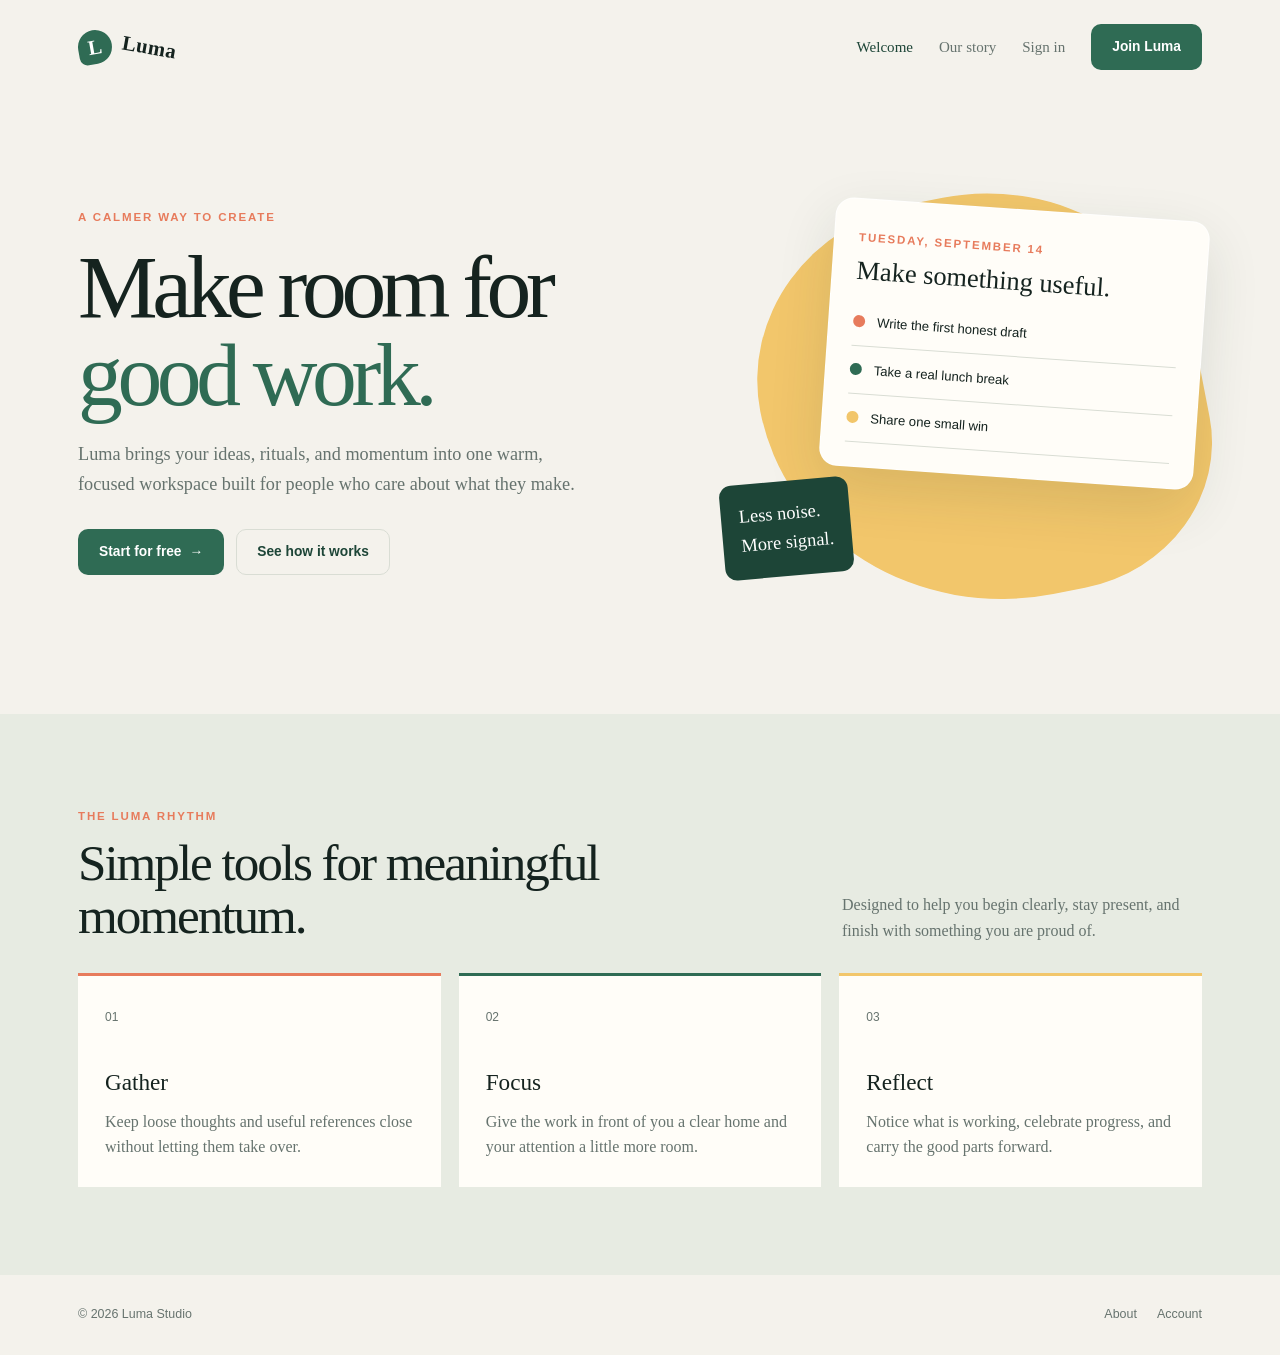
<file: index.html>
<!doctype html>
<html lang="en">
<head>
	<meta charset="utf-8">
	<meta name="viewport" content="width=device-width, initial-scale=1">
	<title>Luma | Make room for better work</title>
	<link rel="stylesheet" href="style.css">
</head>
<body>
	<header class="site-header">
		<a class="logo" href="index.html"><span class="logo-mark">L</span><span>Luma</span></a>
		<nav class="nav" aria-label="Main navigation">
			<a class="active" href="index.html">Welcome</a>
			<a href="about.html">Our story</a>
			<a href="signin.html">Sign in</a>
			<a class="button nav-button" href="signup.html">Join Luma</a>
		</nav>
	</header>
	<main>
		<section class="hero">
			<div>
				<span class="eyebrow">A calmer way to create</span>
				<h1>Make room for <em>good work.</em></h1>
				<p class="hero-copy">Luma brings your ideas, rituals, and momentum into one warm, focused workspace built for people who care about what they make.</p>
				<div class="actions"><a class="button" href="signup.html">Start for free <span aria-hidden="true">&#8594;</span></a><a class="button secondary" href="about.html">See how it works</a></div>
			</div>
			<div class="hero-art" aria-label="A sample Luma workspace">
				<div class="art-card"><span class="eyebrow">Tuesday, September 14</span><h3>Make something useful.</h3><div class="art-list"><div class="art-row"><span class="art-dot"></span>Write the first honest draft</div><div class="art-row"><span class="art-dot"></span>Take a real lunch break</div><div class="art-row"><span class="art-dot"></span>Share one small win</div></div></div>
				<div class="art-note">Less noise.<br>More signal.</div>
			</div>
		</section>
		<section class="band"><div class="band-inner"><div class="section-heading"><div><span class="eyebrow">The Luma rhythm</span><h2>Simple tools for meaningful momentum.</h2></div><p>Designed to help you begin clearly, stay present, and finish with something you are proud of.</p></div><div class="features"><article class="feature"><span class="feature-number">01</span><h3>Gather</h3><p>Keep loose thoughts and useful references close without letting them take over.</p></article><article class="feature"><span class="feature-number">02</span><h3>Focus</h3><p>Give the work in front of you a clear home and your attention a little more room.</p></article><article class="feature"><span class="feature-number">03</span><h3>Reflect</h3><p>Notice what is working, celebrate progress, and carry the good parts forward.</p></article></div></div></section>
	</main>
	<footer class="site-footer"><span>&copy; 2026 Luma Studio</span><span class="footer-links"><a href="about.html">About</a><a href="signin.html">Account</a></span></footer>
</body>
</html>
</file>
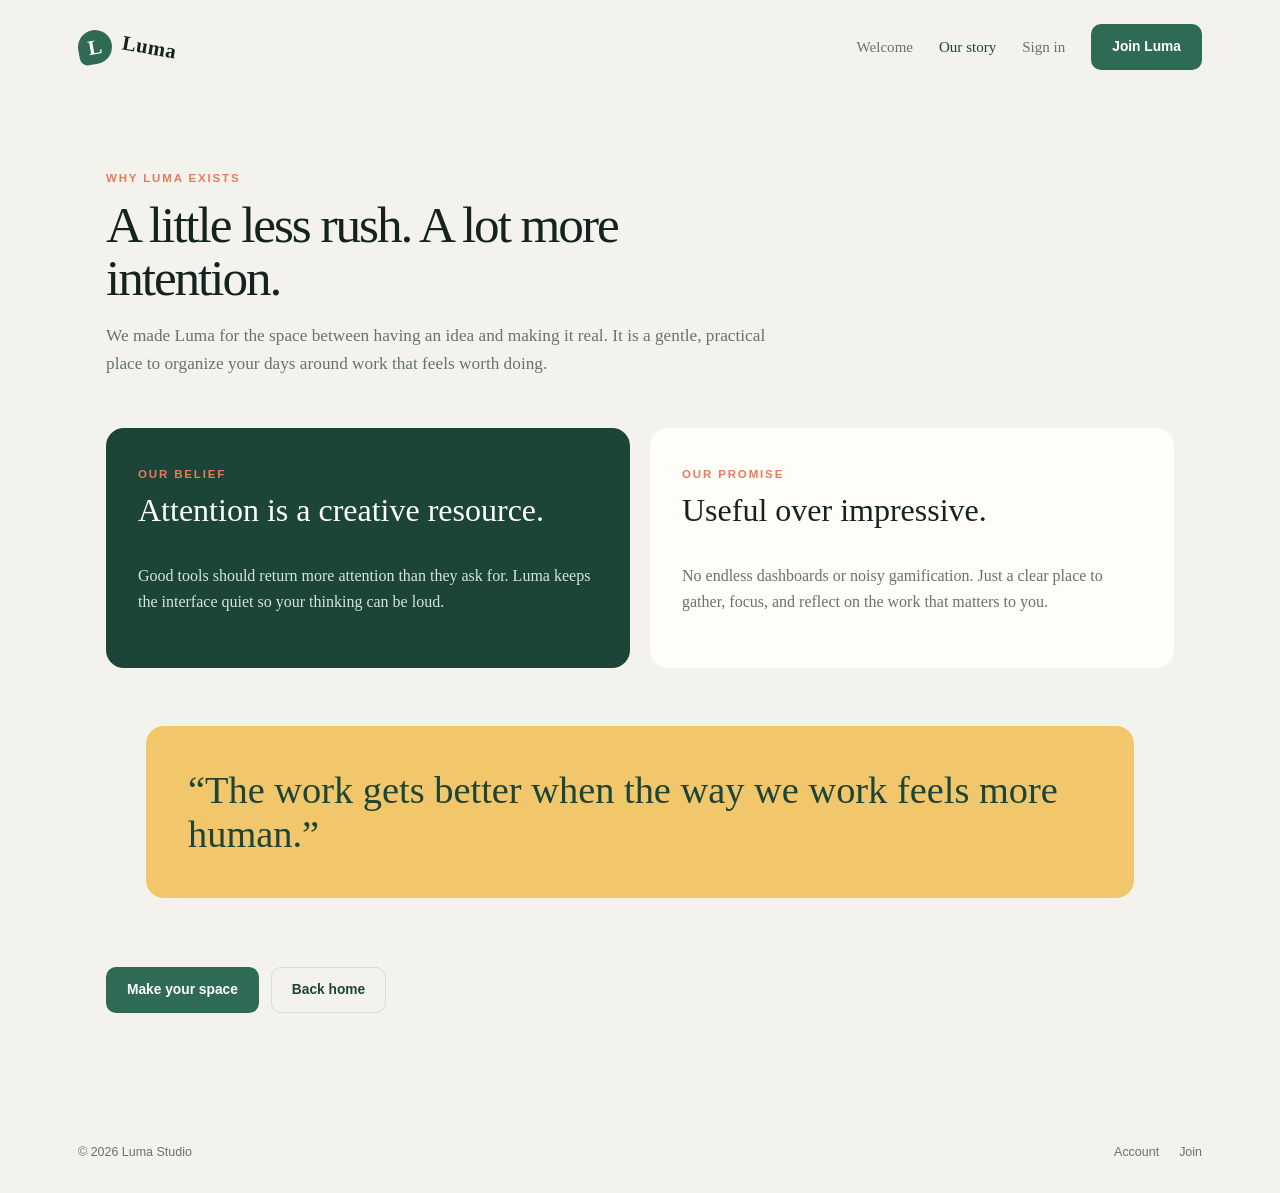
<file: about.html>
<!doctype html>
<html lang="en">
<head><meta charset="utf-8"><meta name="viewport" content="width=device-width, initial-scale=1"><title>Our story | Luma</title><link rel="stylesheet" href="style.css"></head>
<body>
	<header class="site-header"><a class="logo" href="index.html"><span class="logo-mark">L</span><span>Luma</span></a><nav class="nav" aria-label="Main navigation"><a href="index.html">Welcome</a><a class="active" href="about.html">Our story</a><a href="signin.html">Sign in</a><a class="button nav-button" href="signup.html">Join Luma</a></nav></header>
	<main class="page-shell"><div class="page-intro"><span class="eyebrow">Why Luma exists</span><h1 class="page-title">A little less rush. A lot more intention.</h1><p>We made Luma for the space between having an idea and making it real. It is a gentle, practical place to organize your days around work that feels worth doing.</p></div><div class="about-grid"><section class="about-panel green"><span class="eyebrow">Our belief</span><h2>Attention is a creative resource.</h2><p>Good tools should return more attention than they ask for. Luma keeps the interface quiet so your thinking can be loud.</p></section><section class="about-panel"><span class="eyebrow">Our promise</span><h2>Useful over impressive.</h2><p>No endless dashboards or noisy gamification. Just a clear place to gather, focus, and reflect on the work that matters to you.</p></section><blockquote class="quote">&ldquo;The work gets better when the way we work feels more human.&rdquo;</blockquote></div><div class="actions"><a class="button" href="signup.html">Make your space</a><a class="button secondary" href="index.html">Back home</a></div></main>
	<footer class="site-footer"><span>&copy; 2026 Luma Studio</span><span class="footer-links"><a href="signin.html">Account</a><a href="signup.html">Join</a></span></footer>
</body></html>
</file>
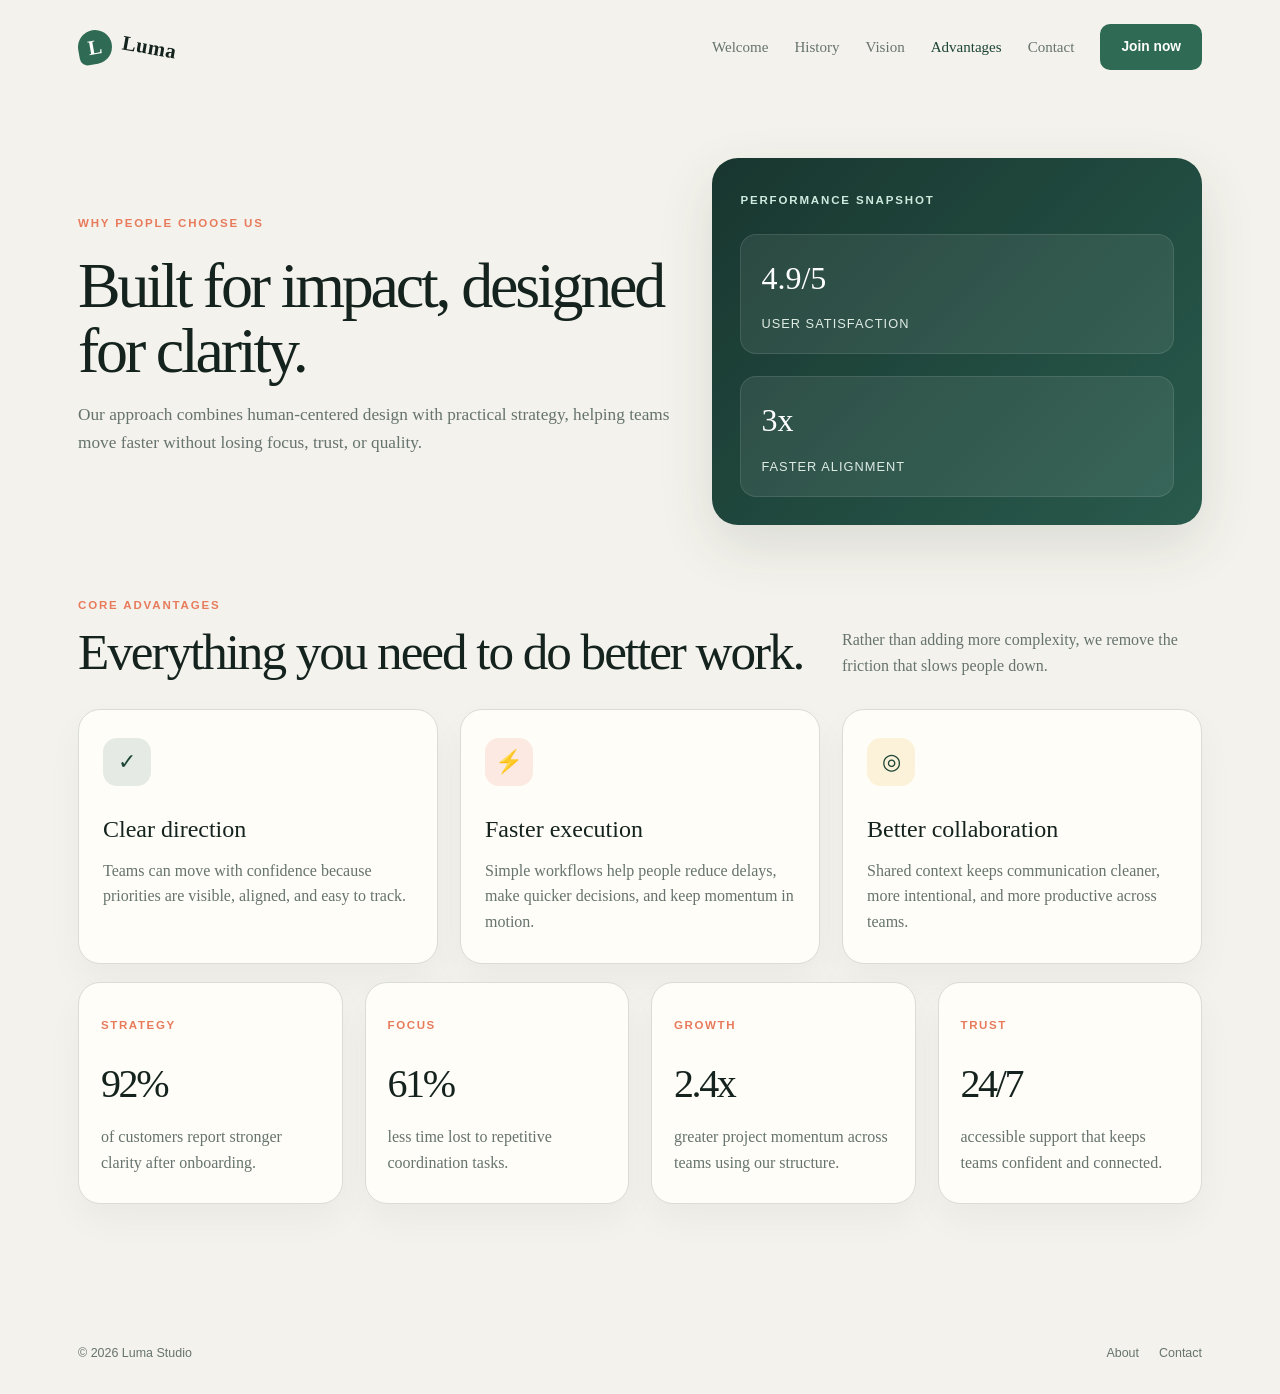
<file: advantag.html>
<!doctype html>
<html lang="en">
<head>
  <meta charset="utf-8">
  <meta name="viewport" content="width=device-width, initial-scale=1">
  <title>Advantages | Luma</title>
  <link rel="stylesheet" href="style.css">
</head>
<body>
  <header class="site-header">
    <a class="logo" href="index.html"><span class="logo-mark">L</span><span>Luma</span></a>
    <nav class="nav" aria-label="Main navigation">
      <a href="index.html">Welcome</a>
      <a href="history.html">History</a>
      <a href="vission.html">Vision</a>
      <a class="active" href="advantag.html">Advantages</a>
      <a href="contact.html">Contact</a>
      <a class="button nav-button" href="signup.html">Join now</a>
    </nav>
  </header>

  <main>
    <section class="page-hero">
      <div class="page-hero-copy">
        <span class="eyebrow">Why people choose us</span>
        <h1>Built for impact, designed for clarity.</h1>
        <p>Our approach combines human-centered design with practical strategy, helping teams move faster without losing focus, trust, or quality.</p>
      </div>
      <div class="page-hero-panel">
        <span class="eyebrow">Performance snapshot</span>
        <div class="panel-box">
          <strong>4.9/5</strong>
          <span>User satisfaction</span>
        </div>
        <div class="panel-box">
          <strong>3x</strong>
          <span>Faster alignment</span>
        </div>
      </div>
    </section>

    <section class="section-wrap">
      <div class="section-heading">
        <div>
          <span class="eyebrow">Core advantages</span>
          <h2>Everything you need to do better work.</h2>
        </div>
        <p>Rather than adding more complexity, we remove the friction that slows people down.</p>
      </div>

      <div class="advantage-grid">
        <article class="advantage-card">
          <div class="advantage-icon">✓</div>
          <h3>Clear direction</h3>
          <p>Teams can move with confidence because priorities are visible, aligned, and easy to track.</p>
        </article>
        <article class="advantage-card">
          <div class="advantage-icon">⚡</div>
          <h3>Faster execution</h3>
          <p>Simple workflows help people reduce delays, make quicker decisions, and keep momentum in motion.</p>
        </article>
        <article class="advantage-card">
          <div class="advantage-icon">◎</div>
          <h3>Better collaboration</h3>
          <p>Shared context keeps communication cleaner, more intentional, and more productive across teams.</p>
        </article>
      </div>

      <div class="content-block">
        <div class="stats-grid">
          <div class="stat-card">
            <span class="meta">Strategy</span>
            <strong>92%</strong>
            <p>of customers report stronger clarity after onboarding.</p>
          </div>
          <div class="stat-card">
            <span class="meta">Focus</span>
            <strong>61%</strong>
            <p>less time lost to repetitive coordination tasks.</p>
          </div>
          <div class="stat-card">
            <span class="meta">Growth</span>
            <strong>2.4x</strong>
            <p>greater project momentum across teams using our structure.</p>
          </div>
          <div class="stat-card">
            <span class="meta">Trust</span>
            <strong>24/7</strong>
            <p>accessible support that keeps teams confident and connected.</p>
          </div>
        </div>
      </div>
    </section>
  </main>

  <footer class="site-footer">
    <span>&copy; 2026 Luma Studio</span>
    <span class="footer-links"><a href="about.html">About</a><a href="contact.html">Contact</a></span>
  </footer>
</body>
</html>
</file>
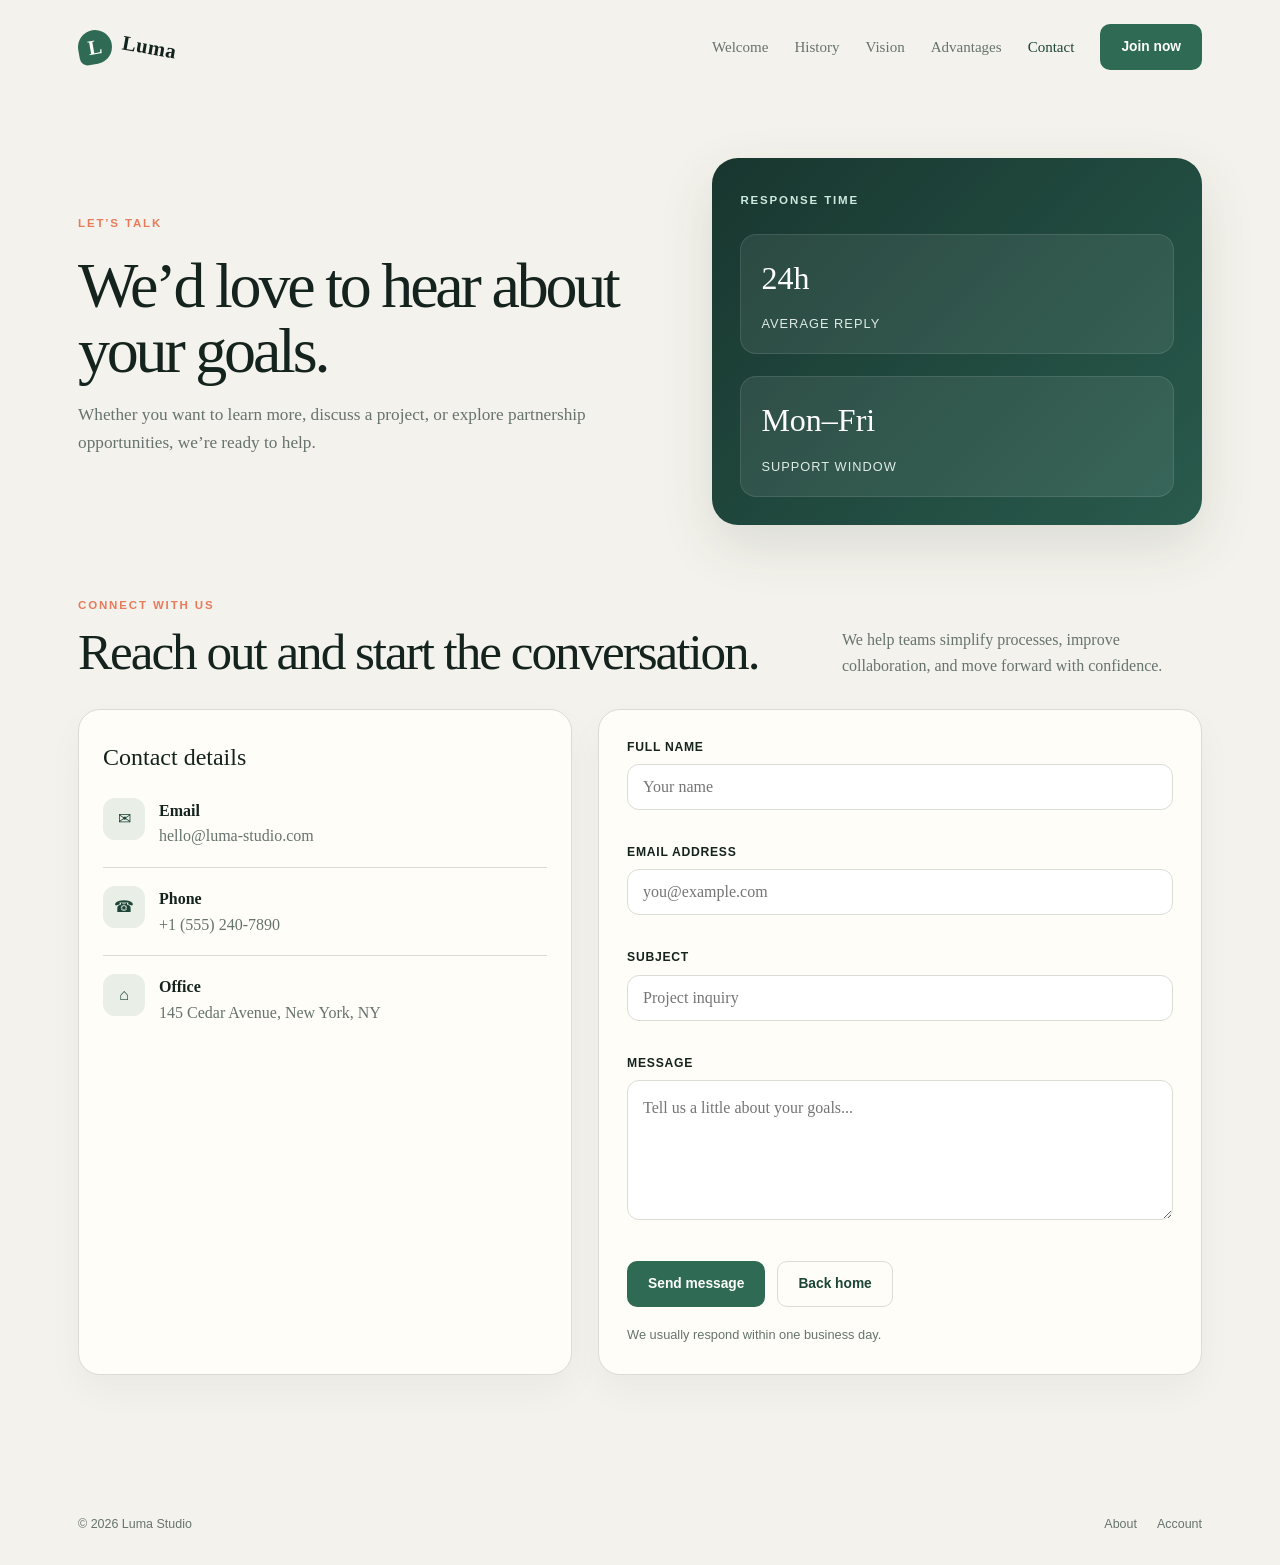
<file: contact.html>
<!doctype html>
<html lang="en">
<head>
  <meta charset="utf-8">
  <meta name="viewport" content="width=device-width, initial-scale=1">
  <title>Contact | Luma</title>
  <link rel="stylesheet" href="style.css">
</head>
<body>
  <header class="site-header">
    <a class="logo" href="index.html"><span class="logo-mark">L</span><span>Luma</span></a>
    <nav class="nav" aria-label="Main navigation">
      <a href="index.html">Welcome</a>
      <a href="history.html">History</a>
      <a href="vission.html">Vision</a>
      <a href="advantag.html">Advantages</a>
      <a class="active" href="contact.html">Contact</a>
      <a class="button nav-button" href="signup.html">Join now</a>
    </nav>
  </header>

  <main>
    <section class="page-hero">
      <div class="page-hero-copy">
        <span class="eyebrow">Let’s talk</span>
        <h1>We’d love to hear about your goals.</h1>
        <p>Whether you want to learn more, discuss a project, or explore partnership opportunities, we’re ready to help.</p>
      </div>
      <div class="page-hero-panel">
        <span class="eyebrow">Response time</span>
        <div class="panel-box">
          <strong>24h</strong>
          <span>Average reply</span>
        </div>
        <div class="panel-box">
          <strong>Mon–Fri</strong>
          <span>Support window</span>
        </div>
      </div>
    </section>

    <section class="section-wrap">
      <div class="section-heading">
        <div>
          <span class="eyebrow">Connect with us</span>
          <h2>Reach out and start the conversation.</h2>
        </div>
        <p>We help teams simplify processes, improve collaboration, and move forward with confidence.</p>
      </div>

      <div class="contact-grid">
        <div class="info-card">
          <h3>Contact details</h3>
          <div class="info-list">
            <div class="info-item">
              <div class="info-icon">✉</div>
              <div>
                <strong>Email</strong>
                <p>hello@luma-studio.com</p>
              </div>
            </div>
            <div class="info-item">
              <div class="info-icon">☎</div>
              <div>
                <strong>Phone</strong>
                <p>+1 (555) 240-7890</p>
              </div>
            </div>
            <div class="info-item">
              <div class="info-icon">⌂</div>
              <div>
                <strong>Office</strong>
                <p>145 Cedar Avenue, New York, NY</p>
              </div>
            </div>
          </div>
        </div>

        <div class="contact-form-wrap">
          <form class="contact-form">
            <div class="field">
              <label for="name">Full name</label>
              <input id="name" type="text" placeholder="Your name">
            </div>
            <div class="field">
              <label for="email">Email address</label>
              <input id="email" type="email" placeholder="you@example.com">
            </div>
            <div class="field">
              <label for="topic">Subject</label>
              <input id="topic" type="text" placeholder="Project inquiry">
            </div>
            <div class="field">
              <label for="message">Message</label>
              <textarea id="message" placeholder="Tell us a little about your goals..."></textarea>
            </div>
            <div class="inline-actions">
              <button class="button" type="submit">Send message</button>
              <a class="button secondary" href="index.html">Back home</a>
            </div>
          </form>
          <div class="footer-note">We usually respond within one business day.</div>
        </div>
      </div>
    </section>
  </main>

  <footer class="site-footer">
    <span>&copy; 2026 Luma Studio</span>
    <span class="footer-links"><a href="about.html">About</a><a href="signin.html">Account</a></span>
  </footer>
</body>
</html>
</file>
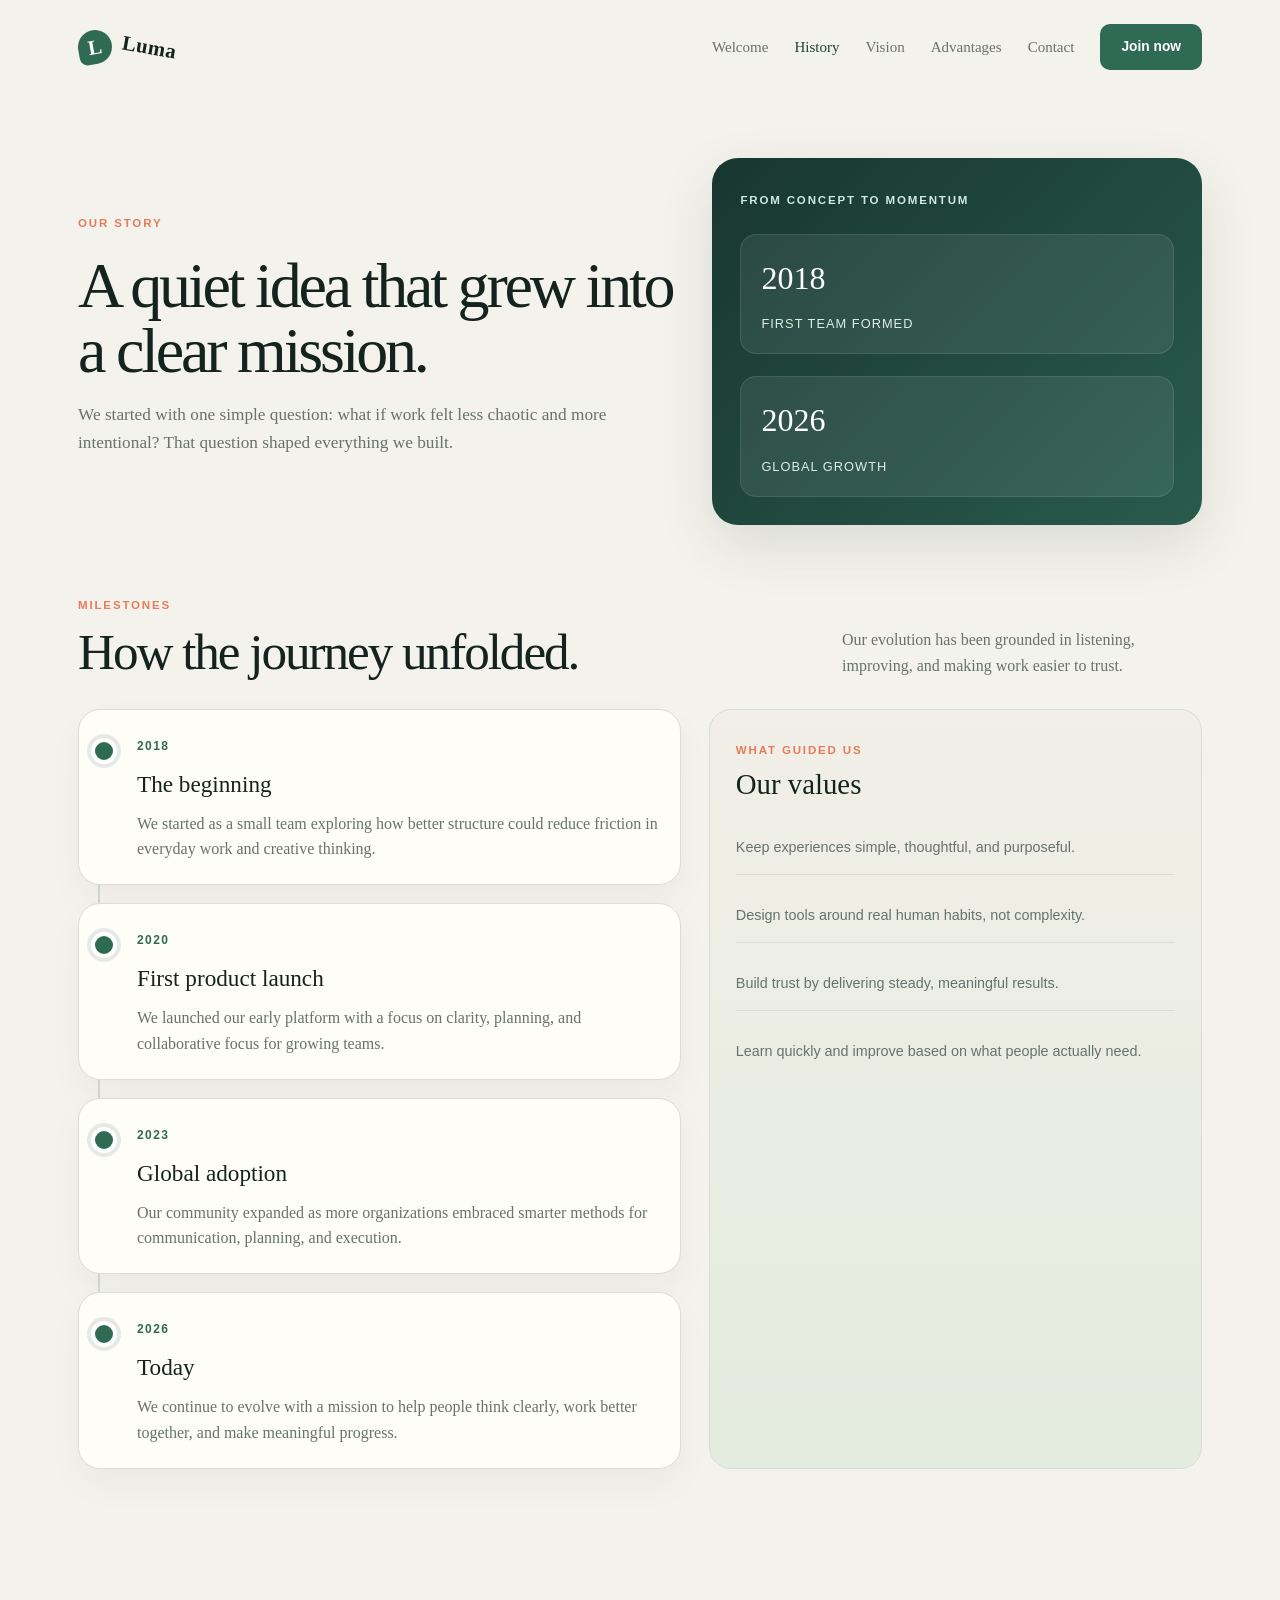
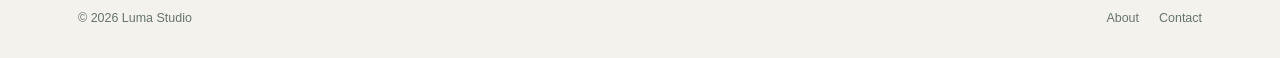
<file: history.html>
<!doctype html>
<html lang="en">
<head>
  <meta charset="utf-8">
  <meta name="viewport" content="width=device-width, initial-scale=1">
  <title>History | Luma</title>
  <link rel="stylesheet" href="style.css">
</head>
<body>
  <header class="site-header">
    <a class="logo" href="index.html"><span class="logo-mark">L</span><span>Luma</span></a>
    <nav class="nav" aria-label="Main navigation">
      <a href="index.html">Welcome</a>
      <a class="active" href="history.html">History</a>
      <a href="vission.html">Vision</a>
      <a href="advantag.html">Advantages</a>
      <a href="contact.html">Contact</a>
      <a class="button nav-button" href="signup.html">Join now</a>
    </nav>
  </header>

  <main>
    <section class="page-hero">
      <div class="page-hero-copy">
        <span class="eyebrow">Our story</span>
        <h1>A quiet idea that grew into a clear mission.</h1>
        <p>We started with one simple question: what if work felt less chaotic and more intentional? That question shaped everything we built.</p>
      </div>
      <div class="page-hero-panel">
        <span class="eyebrow">From concept to momentum</span>
        <div class="panel-box">
          <strong>2018</strong>
          <span>First team formed</span>
        </div>
        <div class="panel-box">
          <strong>2026</strong>
          <span>Global growth</span>
        </div>
      </div>
    </section>

    <section class="section-wrap">
      <div class="section-heading">
        <div>
          <span class="eyebrow">Milestones</span>
          <h2>How the journey unfolded.</h2>
        </div>
        <p>Our evolution has been grounded in listening, improving, and making work easier to trust.</p>
      </div>

      <div class="timeline-wrap">
        <div class="timeline">
          <article class="timeline-item">
            <span class="year">2018</span>
            <h3>The beginning</h3>
            <p>We started as a small team exploring how better structure could reduce friction in everyday work and creative thinking.</p>
          </article>
          <article class="timeline-item">
            <span class="year">2020</span>
            <h3>First product launch</h3>
            <p>We launched our early platform with a focus on clarity, planning, and collaborative focus for growing teams.</p>
          </article>
          <article class="timeline-item">
            <span class="year">2023</span>
            <h3>Global adoption</h3>
            <p>Our community expanded as more organizations embraced smarter methods for communication, planning, and execution.</p>
          </article>
          <article class="timeline-item">
            <span class="year">2026</span>
            <h3>Today</h3>
            <p>We continue to evolve with a mission to help people think clearly, work better together, and make meaningful progress.</p>
          </article>
        </div>

        <aside class="side-panel">
          <span class="eyebrow">What guided us</span>
          <h3>Our values</h3>
          <ul>
            <li>Keep experiences simple, thoughtful, and purposeful.</li>
            <li>Design tools around real human habits, not complexity.</li>
            <li>Build trust by delivering steady, meaningful results.</li>
            <li>Learn quickly and improve based on what people actually need.</li>
          </ul>
        </aside>
      </div>
    </section>
  </main>

  <footer class="site-footer">
    <span>&copy; 2026 Luma Studio</span>
    <span class="footer-links"><a href="about.html">About</a><a href="contact.html">Contact</a></span>
  </footer>
</body>
</html>
</file>
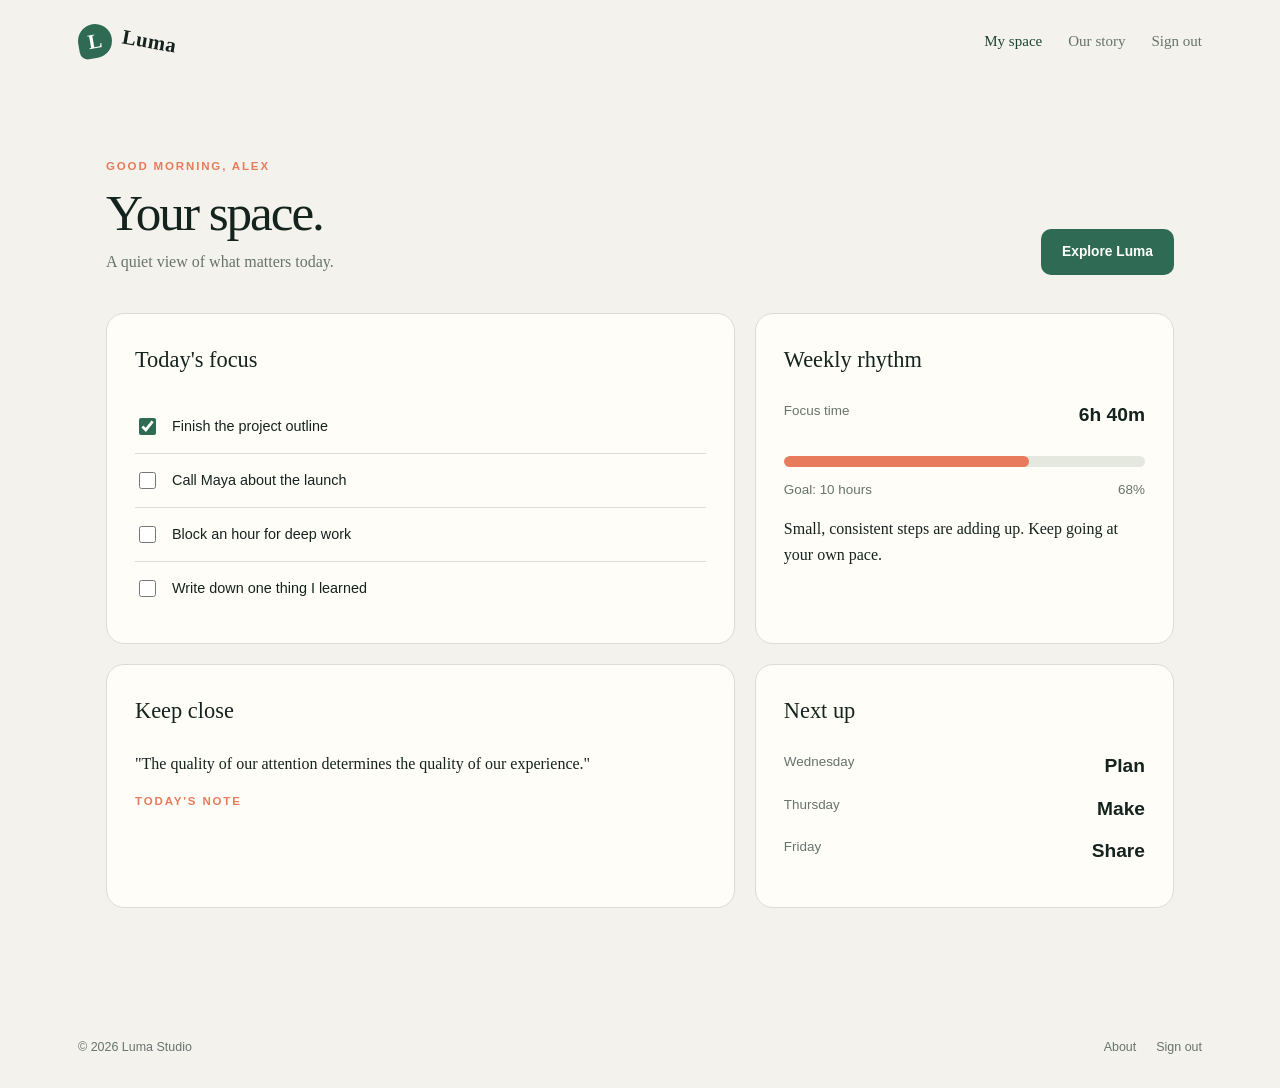
<file: home.html>
<!doctype html>
<html lang="en">
<head><meta charset="utf-8"><meta name="viewport" content="width=device-width, initial-scale=1"><title>Your space | Luma</title><link rel="stylesheet" href="style.css"></head>
<body>
	<header class="site-header"><a class="logo" href="home.html"><span class="logo-mark">L</span><span>Luma</span></a><nav class="nav" aria-label="Main navigation"><a class="active" href="home.html">My space</a><a href="about.html">Our story</a><a href="index.html">Sign out</a></nav></header>
	<main class="page-shell"><div class="dashboard-header"><div><span class="eyebrow">Good morning, Alex</span><h1 class="page-title">Your space.</h1><p>A quiet view of what matters today.</p></div><a class="button" href="about.html">Explore Luma</a></div><div class="dashboard-grid"><section class="dashboard-card"><h2>Today&apos;s focus</h2><label class="task"><input class="check" type="checkbox" checked> Finish the project outline</label><label class="task"><input class="check" type="checkbox"> Call Maya about the launch</label><label class="task"><input class="check" type="checkbox"> Block an hour for deep work</label><label class="task"><input class="check" type="checkbox"> Write down one thing I learned</label></section><section class="dashboard-card"><h2>Weekly rhythm</h2><div class="stat"><span>Focus time</span><strong>6h 40m</strong></div><div class="progress" role="progressbar" aria-label="Weekly focus progress" aria-valuenow="68" aria-valuemin="0" aria-valuemax="100"><span></span></div><div class="stat"><span>Goal: 10 hours</span><span>68%</span></div><p>Small, consistent steps are adding up. Keep going at your own pace.</p></section><section class="dashboard-card"><h2>Keep close</h2><p>&quot;The quality of our attention determines the quality of our experience.&quot;</p><p class="eyebrow">Today&apos;s note</p></section><section class="dashboard-card"><h2>Next up</h2><div class="stat"><span>Wednesday</span><strong>Plan</strong></div><div class="stat"><span>Thursday</span><strong>Make</strong></div><div class="stat"><span>Friday</span><strong>Share</strong></div></section></div></main>
	<footer class="site-footer"><span>&copy; 2026 Luma Studio</span><span class="footer-links"><a href="about.html">About</a><a href="index.html">Sign out</a></span></footer>
</body></html>
</file>
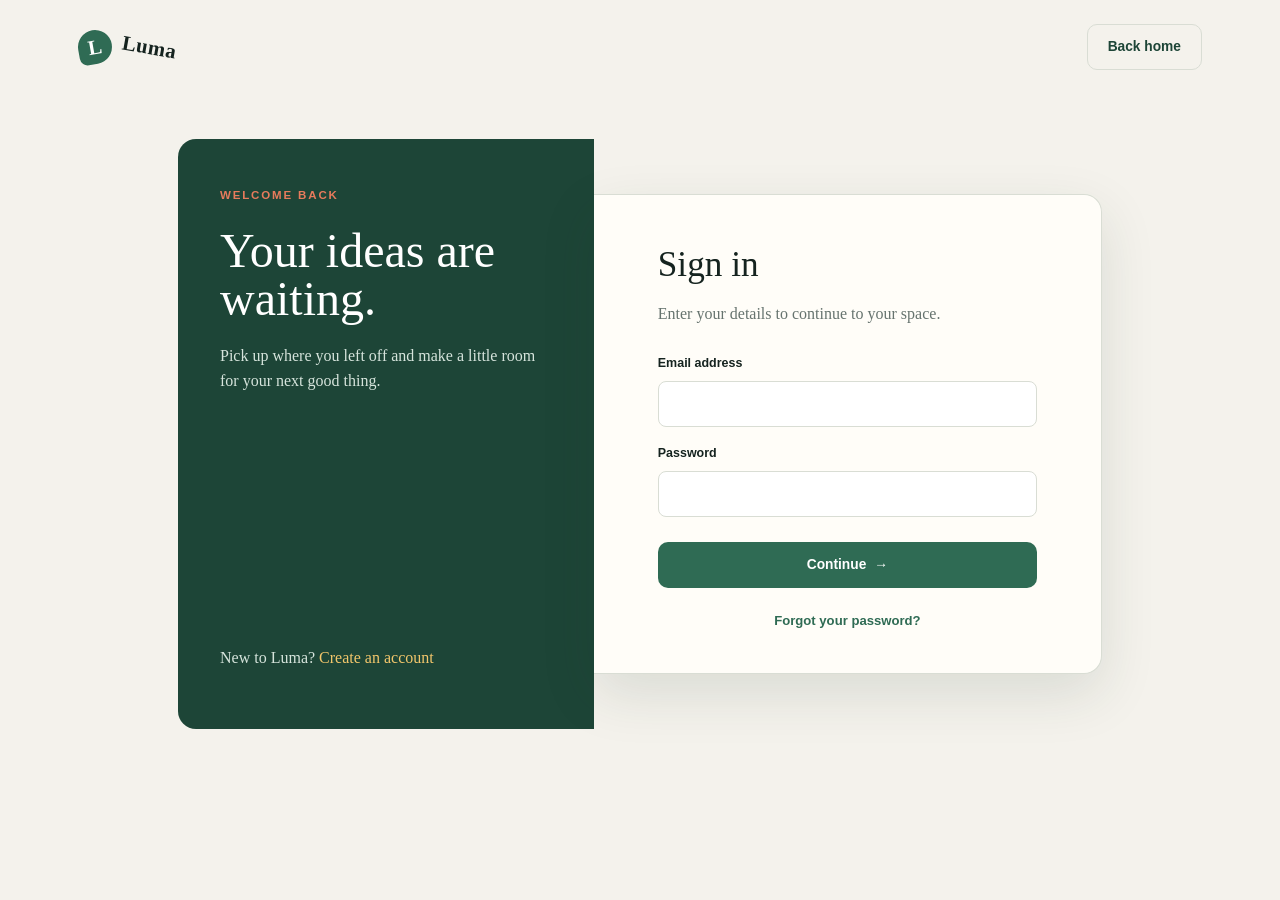
<file: signin.html>
<!doctype html>
<html lang="en">
<head><meta charset="utf-8"><meta name="viewport" content="width=device-width, initial-scale=1"><title>Sign in | Luma</title><link rel="stylesheet" href="style.css"></head>
<body>
	<header class="site-header"><a class="logo" href="index.html"><span class="logo-mark">L</span><span>Luma</span></a><a class="button secondary" href="index.html">Back home</a></header>
	<main class="auth-layout"><aside class="auth-aside"><div><span class="eyebrow">Welcome back</span><h1>Your ideas are waiting.</h1><p>Pick up where you left off and make a little room for your next good thing.</p></div><p>New to Luma? <a href="signup.html">Create an account</a></p></aside><section class="auth-form"><h2>Sign in</h2><p class="form-intro">Enter your details to continue to your space.</p><form action="home.html" method="get"><div class="field"><label for="email">Email address</label><input id="email" name="email" type="email" autocomplete="email" required></div><div class="field"><label for="password">Password</label><input id="password" name="password" type="password" autocomplete="current-password" required></div><button class="button" type="submit">Continue <span aria-hidden="true">&#8594;</span></button></form><p class="form-footer"><a href="signup.html">Forgot your password?</a></p></section></main>
</body></html>
</file>
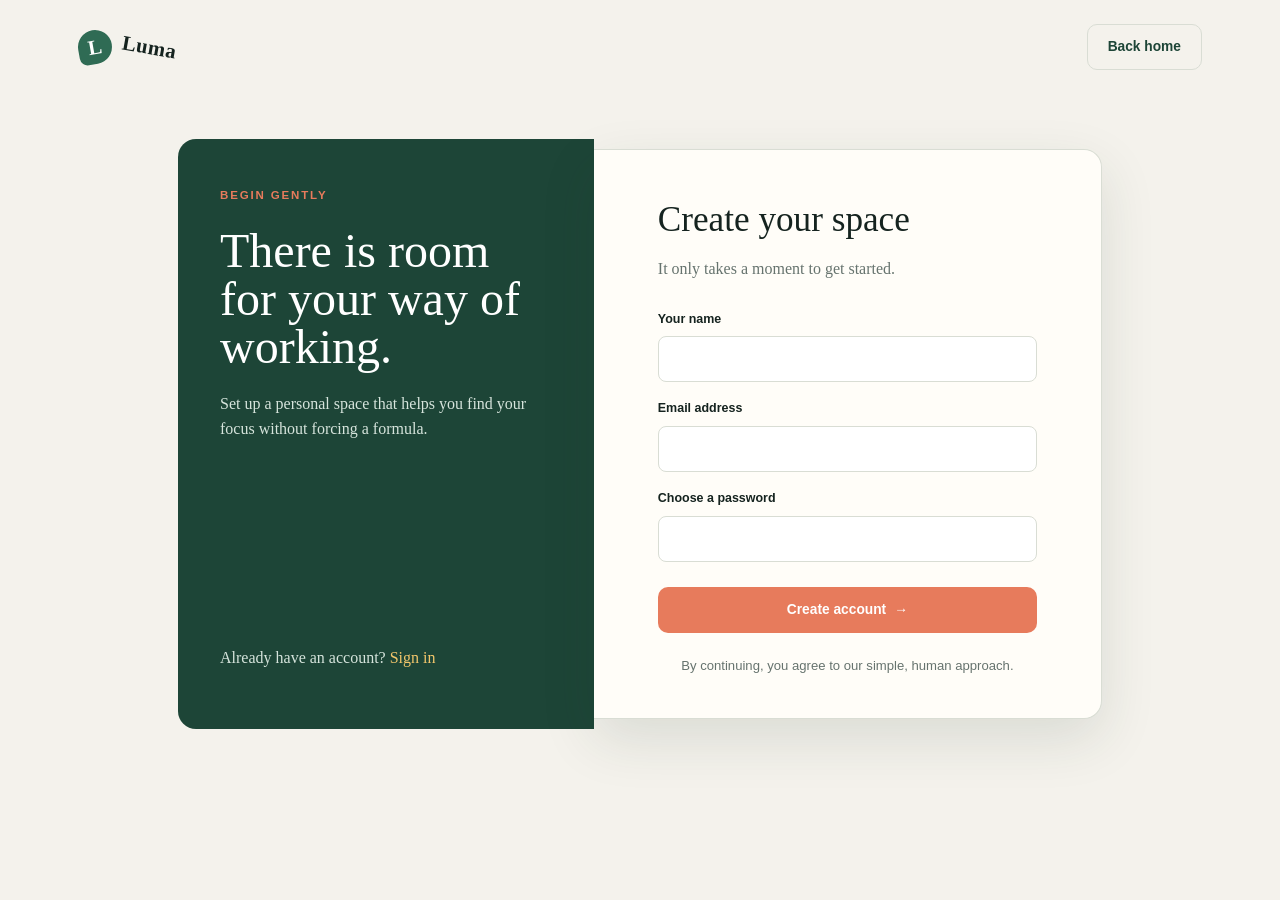
<file: signup.html>
<!doctype html>
<html lang="en">
<head><meta charset="utf-8"><meta name="viewport" content="width=device-width, initial-scale=1"><title>Create your space | Luma</title><link rel="stylesheet" href="style.css"></head>
<body>
	<header class="site-header"><a class="logo" href="index.html"><span class="logo-mark">L</span><span>Luma</span></a><a class="button secondary" href="index.html">Back home</a></header>
	<main class="auth-layout"><aside class="auth-aside"><div><span class="eyebrow">Begin gently</span><h1>There is room for your way of working.</h1><p>Set up a personal space that helps you find your focus without forcing a formula.</p></div><p>Already have an account? <a href="signin.html">Sign in</a></p></aside><section class="auth-form"><h2>Create your space</h2><p class="form-intro">It only takes a moment to get started.</p><form action="home.html" method="get"><div class="field"><label for="name">Your name</label><input id="name" name="name" type="text" autocomplete="name" required></div><div class="field"><label for="email">Email address</label><input id="email" name="email" type="email" autocomplete="email" required></div><div class="field"><label for="password">Choose a password</label><input id="password" name="password" type="password" autocomplete="new-password" required></div><button class="button coral" type="submit">Create account <span aria-hidden="true">&#8594;</span></button></form><p class="form-footer">By continuing, you agree to our simple, human approach.</p></section></main>
</body></html>
</file>
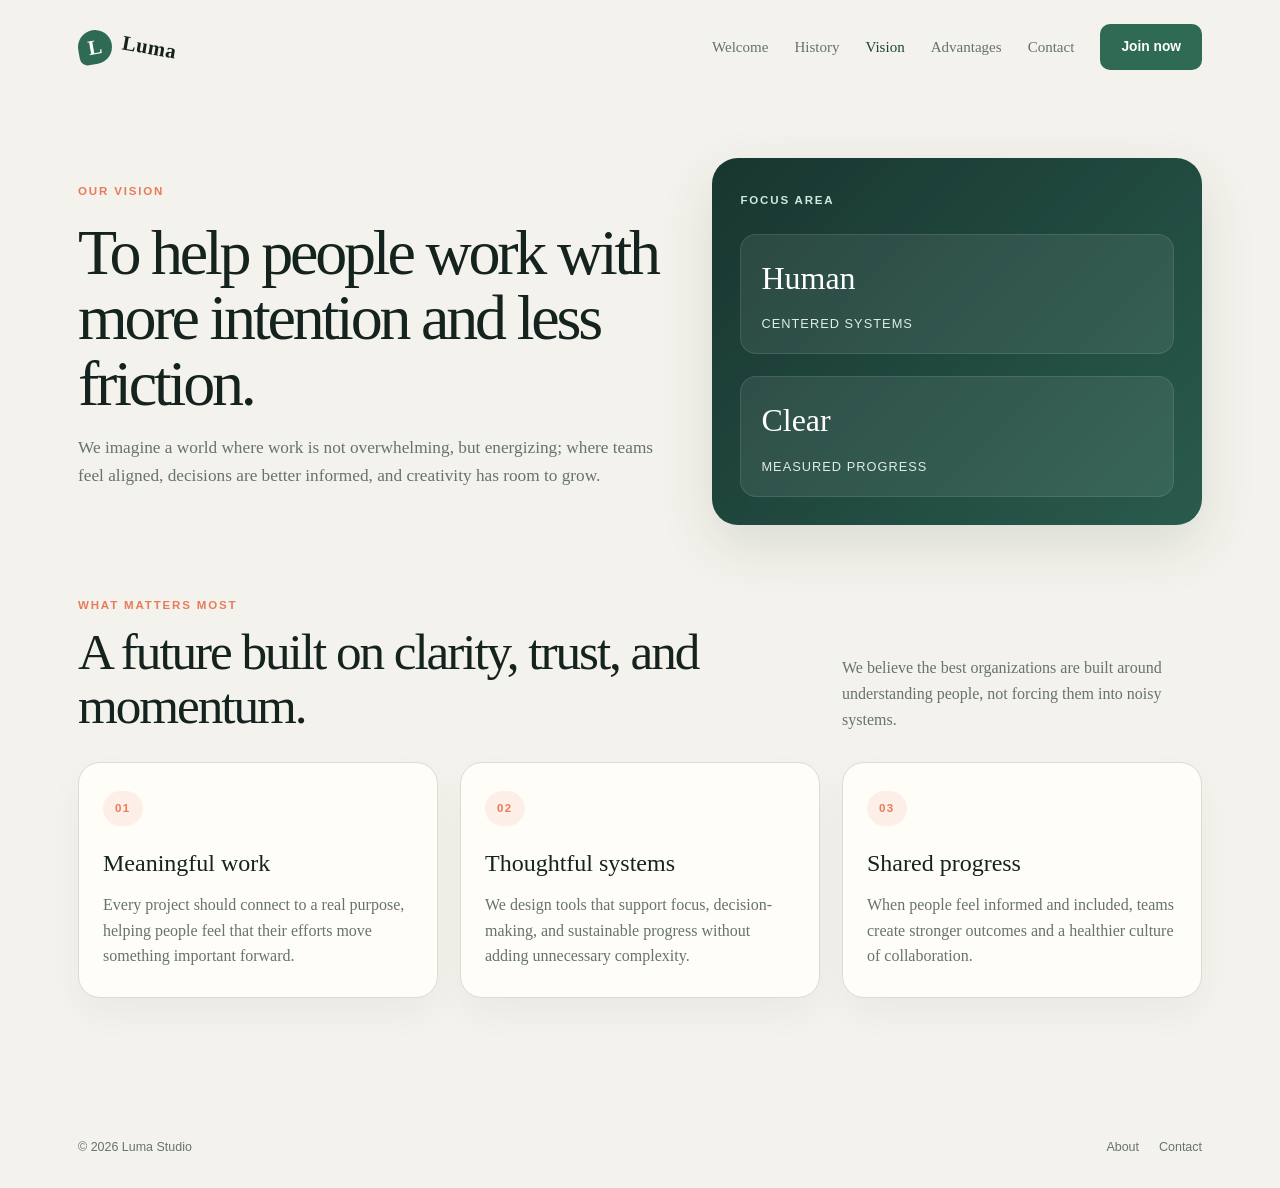
<file: vission.html>
<!doctype html>
<html lang="en">
<head>
  <meta charset="utf-8">
  <meta name="viewport" content="width=device-width, initial-scale=1">
  <title>Vision | Luma</title>
  <link rel="stylesheet" href="style.css">
</head>
<body>
  <header class="site-header">
    <a class="logo" href="index.html"><span class="logo-mark">L</span><span>Luma</span></a>
    <nav class="nav" aria-label="Main navigation">
      <a href="index.html">Welcome</a>
      <a href="history.html">History</a>
      <a class="active" href="vission.html">Vision</a>
      <a href="advantag.html">Advantages</a>
      <a href="contact.html">Contact</a>
      <a class="button nav-button" href="signup.html">Join now</a>
    </nav>
  </header>

  <main>
    <section class="page-hero">
      <div class="page-hero-copy">
        <span class="eyebrow">Our vision</span>
        <h1>To help people work with more intention and less friction.</h1>
        <p>We imagine a world where work is not overwhelming, but energizing; where teams feel aligned, decisions are better informed, and creativity has room to grow.</p>
      </div>
      <div class="page-hero-panel">
        <span class="eyebrow">Focus area</span>
        <div class="panel-box">
          <strong>Human</strong>
          <span>Centered systems</span>
        </div>
        <div class="panel-box">
          <strong>Clear</strong>
          <span>Measured progress</span>
        </div>
      </div>
    </section>

    <section class="section-wrap">
      <div class="section-heading">
        <div>
          <span class="eyebrow">What matters most</span>
          <h2>A future built on clarity, trust, and momentum.</h2>
        </div>
        <p>We believe the best organizations are built around understanding people, not forcing them into noisy systems.</p>
      </div>

      <div class="vision-grid">
        <article class="vision-card">
          <span class="badge">01</span>
          <h3>Meaningful work</h3>
          <p>Every project should connect to a real purpose, helping people feel that their efforts move something important forward.</p>
        </article>
        <article class="vision-card">
          <span class="badge">02</span>
          <h3>Thoughtful systems</h3>
          <p>We design tools that support focus, decision-making, and sustainable progress without adding unnecessary complexity.</p>
        </article>
        <article class="vision-card">
          <span class="badge">03</span>
          <h3>Shared progress</h3>
          <p>When people feel informed and included, teams create stronger outcomes and a healthier culture of collaboration.</p>
        </article>
      </div>
    </section>
  </main>

  <footer class="site-footer">
    <span>&copy; 2026 Luma Studio</span>
    <span class="footer-links"><a href="about.html">About</a><a href="contact.html">Contact</a></span>
  </footer>
</body>
</html>
</file>
<file: style.css>
:root {
  --ink: #15231f;
  --muted: #66736e;
  --paper: #f4f2ec;
  --card: #fffdf8;
  --line: #d9ddd4;
  --leaf: #2f6b54;
  --leaf-dark: #1d4537;
  --coral: #e77b5c;
  --sun: #f2c66b;
  --shadow: 0 20px 55px rgba(30, 58, 44, 0.12);
  --radius: 18px;
}

* { box-sizing: border-box; }
html { scroll-behavior: smooth; }
body {
  margin: 0;
  color: var(--ink);
  background: var(--paper);
  font-family: Georgia, 'Times New Roman', serif;
  line-height: 1.6;
}
a { color: inherit; text-decoration: none; }
img { max-width: 100%; display: block; }
button, input { font: inherit; }

.site-header {
  display: flex;
  align-items: center;
  justify-content: space-between;
  gap: 24px;
  max-width: 1180px;
  margin: 0 auto;
  padding: 24px 28px;
}
.logo { display: inline-flex; align-items: center; gap: 10px; font-size: 1.3rem; font-weight: 700; letter-spacing: .02em; }
.logo-mark { display: grid; place-items: center; width: 34px; height: 34px; color: #fff; background: var(--leaf); border-radius: 50% 50% 50% 8px; transform: rotate(-10deg); }
.logo span:last-child { transform: rotate(10deg); }
.nav { display: flex; align-items: center; gap: 26px; color: var(--muted); font-size: .94rem; }
.nav a:hover, .nav a.active { color: var(--leaf-dark); }
.nav .nav-button { color: #fff; }
.nav-toggle { display: none; }

.button { display: inline-flex; align-items: center; justify-content: center; gap: 8px; min-height: 46px; padding: 0 20px; border: 1px solid transparent; border-radius: 10px; background: var(--leaf); color: #fff; font-family: Arial, sans-serif; font-size: .86rem; font-weight: 700; cursor: pointer; transition: transform .2s, background .2s; }
.button:hover { transform: translateY(-2px); background: var(--leaf-dark); }
.button.secondary { color: var(--leaf-dark); background: transparent; border-color: var(--line); }
.button.secondary:hover { background: #fff; }
.button.coral { background: var(--coral); }
.eyebrow { color: var(--coral); font-family: Arial, sans-serif; font-size: .72rem; font-weight: 800; letter-spacing: .16em; text-transform: uppercase; }

.hero { display: grid; grid-template-columns: 1.08fr .92fr; align-items: center; gap: 80px; max-width: 1180px; min-height: 620px; margin: 0 auto; padding: 70px 28px 100px; }
.hero h1 { max-width: 650px; margin: 14px 0 22px; font-size: clamp(3.3rem, 7vw, 6.4rem); font-weight: 500; letter-spacing: -.06em; line-height: .98; }
.hero h1 em { color: var(--leaf); font-style: normal; }
.hero-copy { max-width: 500px; color: var(--muted); font-size: 1.14rem; }
.actions { display: flex; flex-wrap: wrap; gap: 12px; margin-top: 30px; }
.hero-art { position: relative; min-height: 430px; }
.hero-art:before { content: ''; position: absolute; inset: 20px 0 0 40px; background: var(--sun); border-radius: 46% 54% 38% 62%; transform: rotate(-11deg); }
.art-card { position: absolute; z-index: 1; right: 0; top: 35px; width: 78%; padding: 24px; background: var(--card); border: 1px solid rgba(255,255,255,.8); border-radius: var(--radius); box-shadow: var(--shadow); transform: rotate(4deg); }
.art-card h3 { margin: 0 0 20px; font-size: 1.65rem; font-weight: 500; }
.art-list { display: grid; gap: 13px; }
.art-row { display: flex; align-items: center; gap: 12px; padding-bottom: 13px; border-bottom: 1px solid var(--line); font-family: Arial, sans-serif; font-size: .82rem; }
.art-dot { width: 12px; height: 12px; border-radius: 50%; background: var(--coral); }
.art-row:nth-child(2) .art-dot { background: var(--leaf); }
.art-row:nth-child(3) .art-dot { background: var(--sun); }
.art-note { position: absolute; z-index: 2; bottom: 28px; left: 0; padding: 18px; color: #fff; background: var(--leaf-dark); border-radius: 12px; font-size: 1.15rem; transform: rotate(-5deg); }

.band { padding: 88px 28px; background: #e7ebe2; }
.band-inner, .page-shell { max-width: 1124px; margin: 0 auto; }
.section-heading { display: flex; align-items: end; justify-content: space-between; gap: 30px; margin-bottom: 30px; }
.section-heading h2, .page-title { margin: 8px 0 0; font-size: clamp(2.2rem, 4vw, 3.8rem); font-weight: 500; letter-spacing: -.04em; line-height: 1.05; }
.section-heading p { max-width: 360px; margin: 0; color: var(--muted); }
.features { display: grid; grid-template-columns: repeat(3, 1fr); gap: 18px; }
.feature { padding: 27px; background: var(--card); border-top: 3px solid var(--coral); }
.feature:nth-child(2) { border-color: var(--leaf); }
.feature:nth-child(3) { border-color: var(--sun); }
.feature-number { color: var(--muted); font-family: Arial, sans-serif; font-size: .75rem; }
.feature h3 { margin: 35px 0 8px; font-size: 1.45rem; font-weight: 500; }
.feature p { margin: 0; color: var(--muted); }

.site-footer { display: flex; justify-content: space-between; gap: 25px; max-width: 1180px; margin: 0 auto; padding: 30px 28px; color: var(--muted); font-family: Arial, sans-serif; font-size: .78rem; }
.footer-links { display: flex; gap: 20px; }

.page-shell { padding: 70px 28px 100px; }
.page-intro { max-width: 680px; margin-bottom: 50px; }
.page-intro p { color: var(--muted); font-size: 1.08rem; }
.about-grid { display: grid; grid-template-columns: 1fr 1fr; gap: 20px; }
.about-panel { min-height: 240px; padding: 32px; background: var(--card); border-radius: var(--radius); }
.about-panel.green { color: #fff; background: var(--leaf-dark); }
.about-panel h2 { margin-top: 0; font-size: 2rem; font-weight: 500; }
.about-panel p { color: var(--muted); }
.about-panel.green p { color: #d6e4dc; }
.quote { grid-column: 1 / -1; padding: 42px; color: var(--leaf-dark); background: var(--sun); border-radius: var(--radius); font-size: clamp(1.6rem, 3vw, 2.7rem); line-height: 1.15; }

.auth-layout { display: grid; grid-template-columns: .9fr 1.1fr; max-width: 980px; min-height: 590px; margin: 45px auto 90px; padding: 0 28px; }
.auth-aside { display: flex; flex-direction: column; justify-content: space-between; padding: 42px; color: #fff; background: var(--leaf-dark); border-radius: var(--radius) 0 0 var(--radius); }
.auth-aside h1 { margin: 20px 0; font-size: 3rem; font-weight: 500; line-height: 1; }
.auth-aside p { color: #d6e4dc; }
.auth-aside a { color: var(--sun); }
.auth-form { align-self: center; padding: 42px clamp(25px, 5vw, 65px); background: var(--card); border: 1px solid var(--line); border-left: 0; border-radius: 0 var(--radius) var(--radius) 0; box-shadow: var(--shadow); }
.auth-form h2 { margin: 0 0 8px; font-size: 2.2rem; font-weight: 500; }
.form-intro { margin: 0 0 28px; color: var(--muted); }
.field { display: grid; gap: 7px; margin-bottom: 17px; }
.field label { font-family: Arial, sans-serif; font-size: .78rem; font-weight: 700; }
.field input { width: 100%; height: 46px; padding: 0 13px; color: var(--ink); background: #fff; border: 1px solid var(--line); border-radius: 8px; outline: none; }
.field input:focus { border-color: var(--leaf); box-shadow: 0 0 0 3px rgba(47,107,84,.12); }
.auth-form .button { width: 100%; margin-top: 8px; }
.form-footer { margin: 22px 0 0; color: var(--muted); font-family: Arial, sans-serif; font-size: .82rem; text-align: center; }
.form-footer a { color: var(--leaf); font-weight: 700; }

.dashboard-header { display: flex; align-items: end; justify-content: space-between; gap: 20px; margin-bottom: 38px; }
.dashboard-header p { margin: 10px 0 0; color: var(--muted); }
.dashboard-grid { display: grid; grid-template-columns: 1.2fr .8fr; gap: 20px; }
.dashboard-card { padding: 28px; background: var(--card); border: 1px solid var(--line); border-radius: var(--radius); }
.dashboard-card h2 { margin: 0 0 22px; font-size: 1.4rem; font-weight: 500; }
.task { display: flex; align-items: center; gap: 13px; padding: 15px 0; border-bottom: 1px solid var(--line); font-family: Arial, sans-serif; font-size: .9rem; }
.task:last-child { border-bottom: 0; }
.check { width: 17px; height: 17px; accent-color: var(--leaf); }
.progress { height: 11px; margin: 25px 0 12px; overflow: hidden; background: #e5e8df; border-radius: 20px; }
.progress span { display: block; width: 68%; height: 100%; background: var(--coral); border-radius: inherit; }
.stat { display: flex; justify-content: space-between; margin-bottom: 12px; color: var(--muted); font-family: Arial, sans-serif; font-size: .84rem; }
.stat strong { color: var(--ink); font-size: 1.2rem; }

@media (max-width: 760px) {
  .site-header { padding: 18px 20px; }
  .nav { gap: 13px; font-size: .82rem; }
  .nav .nav-button { padding: 0 12px; }
  .hero { grid-template-columns: 1fr; gap: 25px; padding: 45px 20px 75px; }
  .hero h1 { font-size: 3.5rem; }
  .hero-art { min-height: 350px; }
  .band, .page-shell { padding: 60px 20px; }
  .section-heading, .dashboard-header { align-items: start; flex-direction: column; }
  .features, .about-grid, .dashboard-grid { grid-template-columns: 1fr; }
  .quote { grid-column: auto; }
  .auth-layout { grid-template-columns: 1fr; margin-top: 20px; padding: 0 20px; }
  .auth-aside { min-height: 230px; border-radius: var(--radius) var(--radius) 0 0; }
  .auth-aside h1 { font-size: 2.4rem; }
  .auth-form { border-left: 1px solid var(--line); border-top: 0; border-radius: 0 0 var(--radius) var(--radius); }
  .site-footer { padding: 25px 20px; flex-direction: column; }

  .page-hero { grid-template-columns: 1fr; gap: 28px; }
  .stats-grid, .advantage-grid, .timeline-grid, .vision-grid, .contact-grid { grid-template-columns: 1fr; }
  .timeline-item::before { left: 14px; }
  .timeline-item { padding-left: 50px; }
  .contact-form-wrap { padding: 26px 18px; }
}

.page-hero {
  display: grid;
  grid-template-columns: 1.1fr .9fr;
  gap: 36px;
  align-items: center;
  max-width: 1180px;
  margin: 0 auto;
  padding: 64px 28px 36px;
}

.page-hero-copy h1 {
  margin: 18px 0 18px;
  font-size: clamp(2.6rem, 5vw, 5rem);
  font-weight: 500;
  line-height: 1.02;
  letter-spacing: -.05em;
}

.page-hero-copy p {
  max-width: 620px;
  color: var(--muted);
  font-size: 1.08rem;
}

.page-hero-panel {
  padding: 28px;
  background: linear-gradient(135deg, #18362f 0%, #295b4d 100%);
  border-radius: 26px;
  color: #fff;
  box-shadow: var(--shadow);
}

.page-hero-panel .eyebrow {
  color: #cfeadf;
}

.panel-box {
  margin-top: 22px;
  padding: 18px 20px;
  background: rgba(255, 255, 255, 0.08);
  border: 1px solid rgba(255, 255, 255, 0.1);
  border-radius: 16px;
}

.panel-box strong {
  display: block;
  margin-bottom: 6px;
  font-size: 2rem;
  font-weight: 500;
}

.panel-box span {
  color: #dfece4;
  font-family: Arial, sans-serif;
  font-size: 0.8rem;
  letter-spacing: .08em;
  text-transform: uppercase;
}

.section-wrap {
  max-width: 1180px;
  margin: 0 auto;
  padding: 30px 28px 110px;
}

.stats-grid,
.advantage-grid,
.timeline-grid,
.vision-grid,
.contact-grid {
  display: grid;
  grid-template-columns: repeat(4, minmax(0, 1fr));
  gap: 22px;
}

.stat-card,
.advantage-card,
.vision-card,
.info-card,
.contact-form-wrap,
.timeline-item {
  background: var(--card);
  border: 1px solid var(--line);
  border-radius: 22px;
  box-shadow: 0 16px 36px rgba(22, 36, 29, 0.04);
}

.stat-card {
  padding: 28px 22px;
}

.stat-card .meta {
  display: inline-block;
  margin-bottom: 18px;
  font-family: Arial, sans-serif;
  font-size: 0.72rem;
  font-weight: 700;
  letter-spacing: 0.14em;
  color: var(--coral);
  text-transform: uppercase;
}

.stat-card strong {
  display: block;
  margin-bottom: 8px;
  font-size: 2.5rem;
  font-weight: 500;
  letter-spacing: -.06em;
}

.stat-card p,
.advantage-card p,
.vision-card p,
.info-card p,
.timeline-item p {
  margin: 0;
  color: var(--muted);
}

.content-block {
  padding-top: 18px;
}

.advantage-grid {
  grid-template-columns: repeat(3, minmax(0, 1fr));
  margin-top: 24px;
}

.advantage-card {
  padding: 28px 24px;
}

.advantage-icon {
  display: grid;
  place-items: center;
  width: 48px;
  height: 48px;
  margin-bottom: 24px;
  border-radius: 14px;
  background: rgba(47, 107, 84, 0.12);
  color: var(--leaf-dark);
  font-size: 1.4rem;
}

.advantage-card:nth-child(2) .advantage-icon { background: rgba(231, 123, 92, 0.14); }
.advantage-card:nth-child(3) .advantage-icon { background: rgba(242, 198, 107, 0.22); }

.advantage-card h3,
.vision-card h3,
.info-card h3 {
  margin: 0 0 10px;
  font-size: 1.5rem;
  font-weight: 500;
}

.timeline-wrap {
  display: grid;
  grid-template-columns: 1.1fr .9fr;
  gap: 28px;
  margin-top: 30px;
}

.timeline {
  position: relative;
  display: grid;
  gap: 18px;
}

.timeline::before {
  content: "";
  position: absolute;
  left: 20px;
  top: 10px;
  bottom: 10px;
  width: 2px;
  background: rgba(47, 107, 84, 0.18);
}

.timeline-item {
  position: relative;
  padding: 22px 22px 22px 58px;
}

.timeline-item::before {
  content: "";
  position: absolute;
  left: 12px;
  top: 28px;
  width: 18px;
  height: 18px;
  border: 4px solid #fff;
  border-radius: 50%;
  background: var(--leaf);
  box-shadow: 0 0 0 4px rgba(47, 107, 84, 0.12);
}

.timeline-item .year {
  display: inline-block;
  margin-bottom: 10px;
  color: var(--leaf);
  font-family: Arial, sans-serif;
  font-size: 0.75rem;
  font-weight: 700;
  letter-spacing: 0.12em;
  text-transform: uppercase;
}

.timeline-item h3 {
  margin: 0 0 8px;
  font-size: 1.45rem;
  font-weight: 500;
}

.side-panel {
  padding: 26px;
  background: linear-gradient(180deg, #f1efe7 0%, #e4ebdf 100%);
  border: 1px solid var(--line);
  border-radius: 22px;
}

.side-panel h3 {
  margin: 0 0 14px;
  font-size: 1.8rem;
  font-weight: 500;
}

.side-panel ul {
  list-style: none;
  padding: 0;
  margin: 0;
  display: grid;
  gap: 14px;
}

.side-panel li {
  padding: 15px 0;
  border-bottom: 1px solid rgba(21, 35, 31, 0.08);
  color: var(--muted);
  font-family: Arial, sans-serif;
  font-size: 0.9rem;
}

.side-panel li:last-child { border-bottom: 0; }

.vision-grid {
  grid-template-columns: repeat(3, minmax(0, 1fr));
  margin-top: 24px;
}

.vision-card {
  padding: 28px 24px;
}

.vision-card .badge {
  display: inline-block;
  margin-bottom: 18px;
  padding: 8px 12px;
  background: rgba(231, 123, 92, 0.1);
  color: var(--coral);
  border-radius: 999px;
  font-family: Arial, sans-serif;
  font-size: 0.72rem;
  font-weight: 700;
  letter-spacing: 0.12em;
  text-transform: uppercase;
}

.contact-grid {
  grid-template-columns: .9fr 1.1fr;
  gap: 26px;
  margin-top: 26px;
}

.info-card {
  padding: 28px 24px;
  height: 100%;
}

.info-list {
  display: grid;
  gap: 18px;
  margin-top: 22px;
}

.info-item {
  display: flex;
  gap: 14px;
  align-items: start;
  padding-bottom: 18px;
  border-bottom: 1px solid var(--line);
}

.info-item:last-child {
  border-bottom: 0;
  padding-bottom: 0;
}

.info-icon {
  display: grid;
  place-items: center;
  width: 42px;
  height: 42px;
  border-radius: 12px;
  background: rgba(47, 107, 84, 0.1);
  color: var(--leaf-dark);
}

.contact-form-wrap {
  padding: 28px;
}

.contact-form {
  display: grid;
  gap: 16px;
}

.contact-form .field {
  display: grid;
  gap: 7px;
}

.contact-form label {
  font-family: Arial, sans-serif;
  font-size: 0.76rem;
  font-weight: 700;
  letter-spacing: 0.06em;
  text-transform: uppercase;
}

.contact-form input,
.contact-form textarea {
  width: 100%;
  padding: 14px 15px;
  background: #fff;
  border: 1px solid var(--line);
  border-radius: 12px;
  color: var(--ink);
  font: inherit;
}

.contact-form textarea {
  min-height: 140px;
  resize: vertical;
}

.contact-form input:focus,
.contact-form textarea:focus {
  outline: none;
  border-color: var(--leaf);
  box-shadow: 0 0 0 3px rgba(47, 107, 84, 0.12);
}

.inline-actions {
  display: flex;
  flex-wrap: wrap;
  gap: 12px;
  margin-top: 8px;
}

.footer-note {
  margin-top: 18px;
  color: var(--muted);
  font-family: Arial, sans-serif;
  font-size: 0.8rem;
}
</file>
